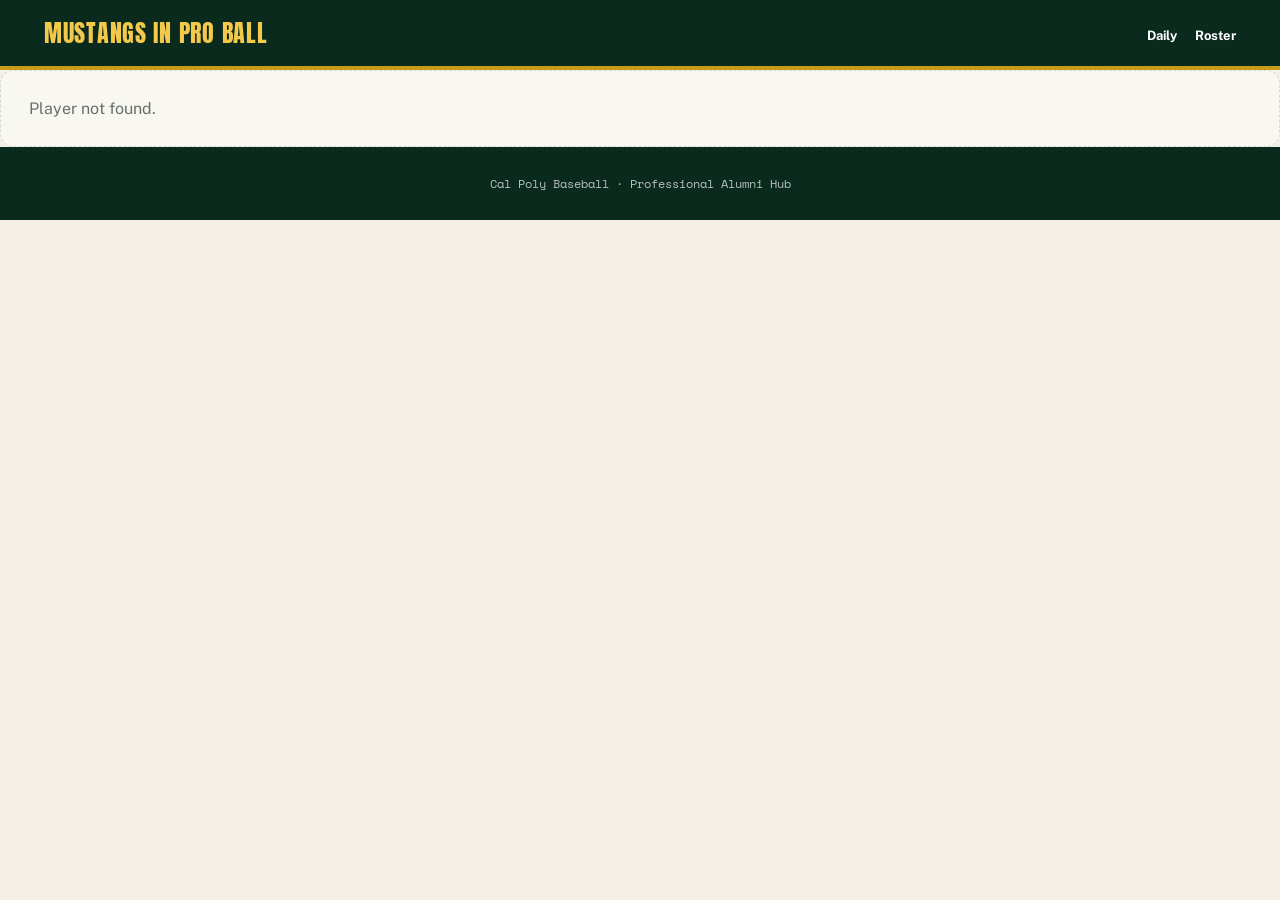
<file: player.html>
<!doctype html><html lang="en"><head><meta charset="utf-8"><meta name="viewport" content="width=device-width,initial-scale=1"><title>Player — Mustangs in Pro Ball</title><link rel="stylesheet" href="styles.css"></head><body data-page="player"><header class="topbar"><div class="shell nav"><a class="brand" href="index.html">Mustangs in Pro Ball</a><nav class="navlinks"><a href="index.html#daily">Daily</a><a href="index.html#rosterSection">Roster</a></nav></div></header><div id="playerRoot"></div><footer>Cal Poly Baseball · Professional Alumni Hub</footer><script src="app.js"></script></body></html>
</file>
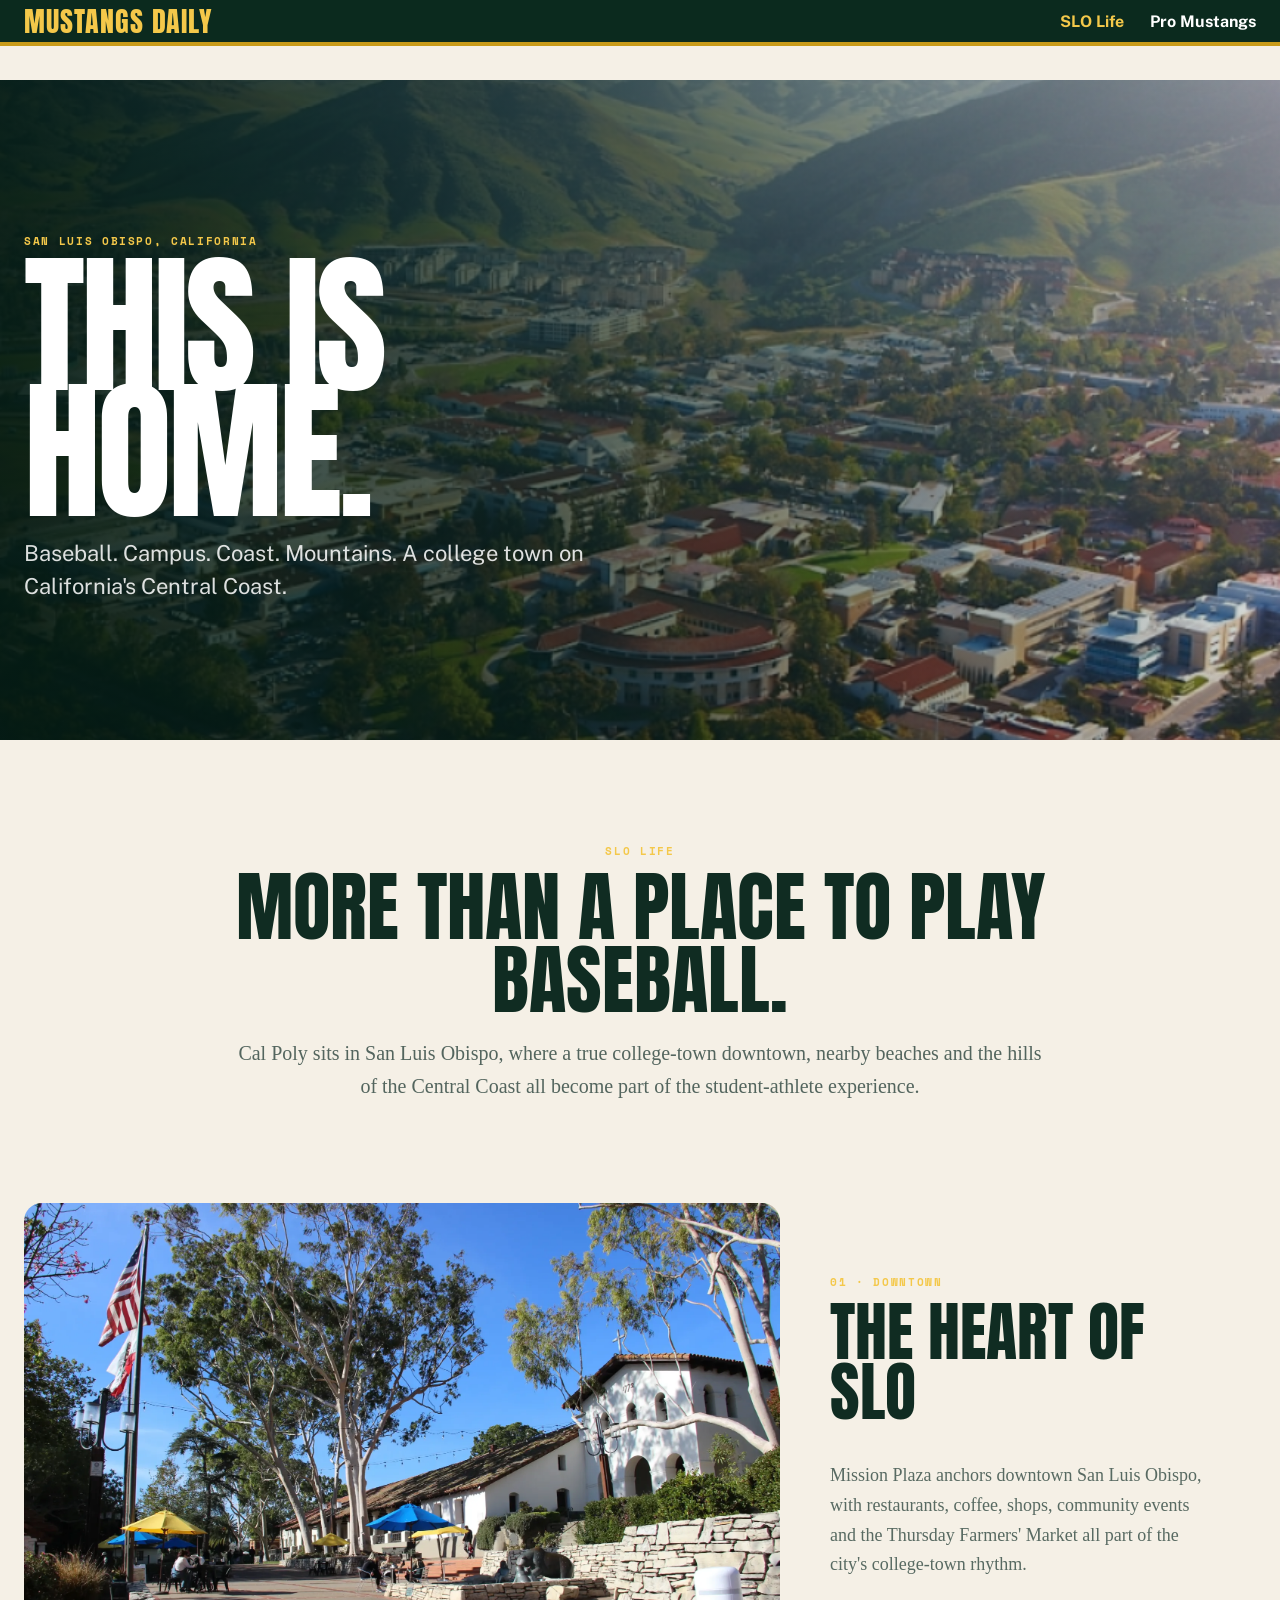
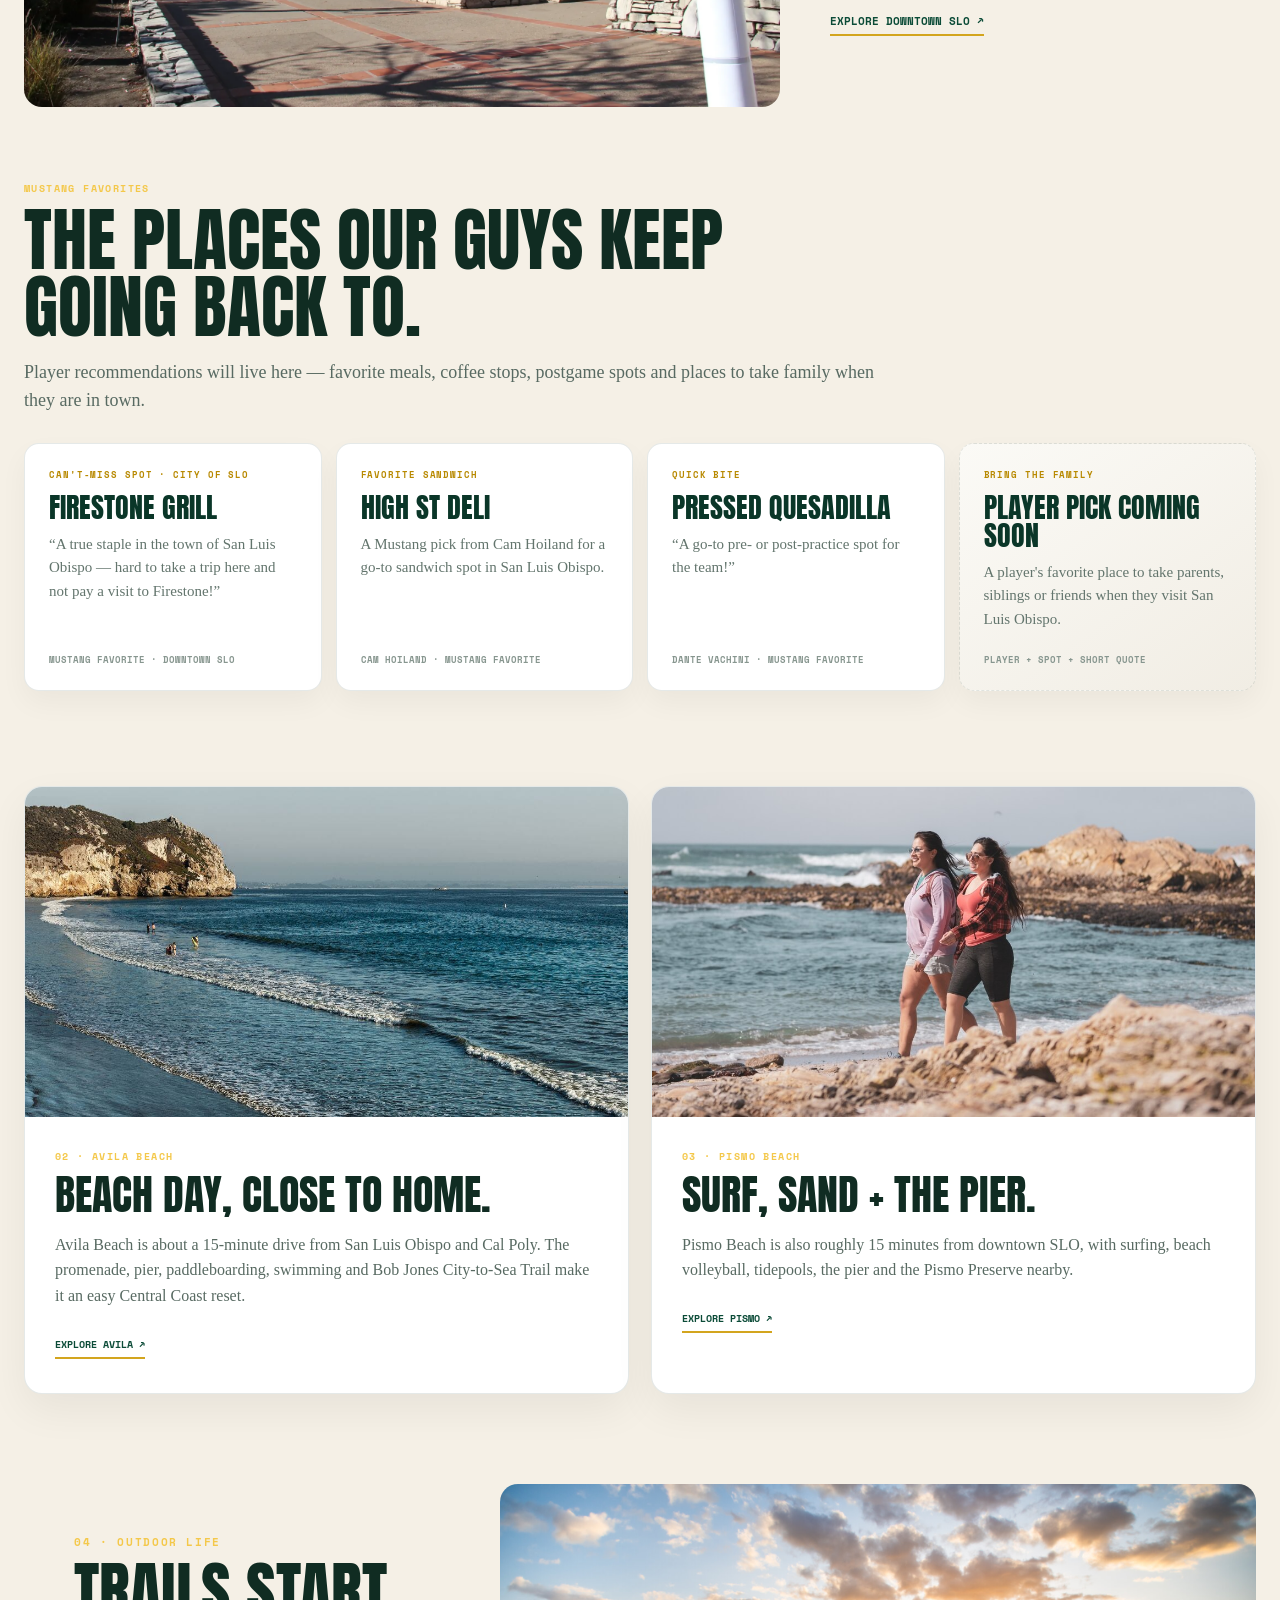
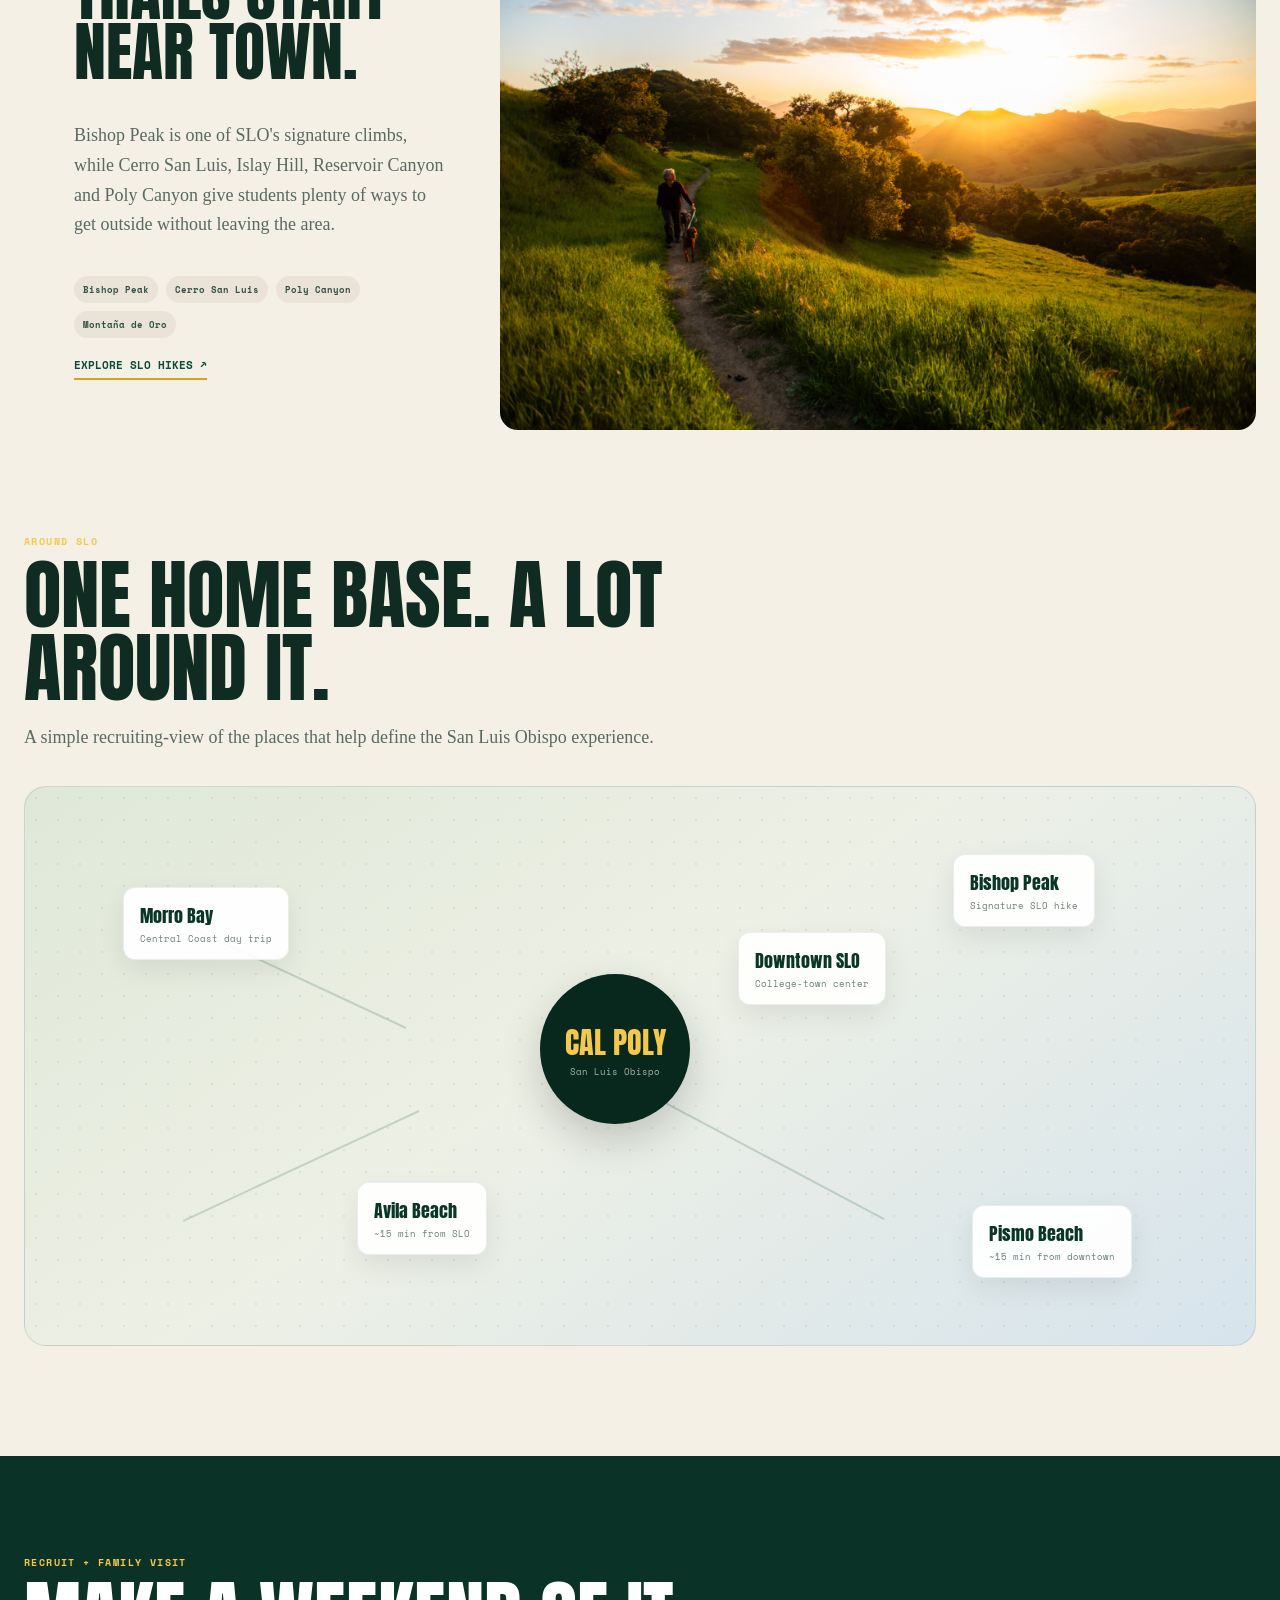
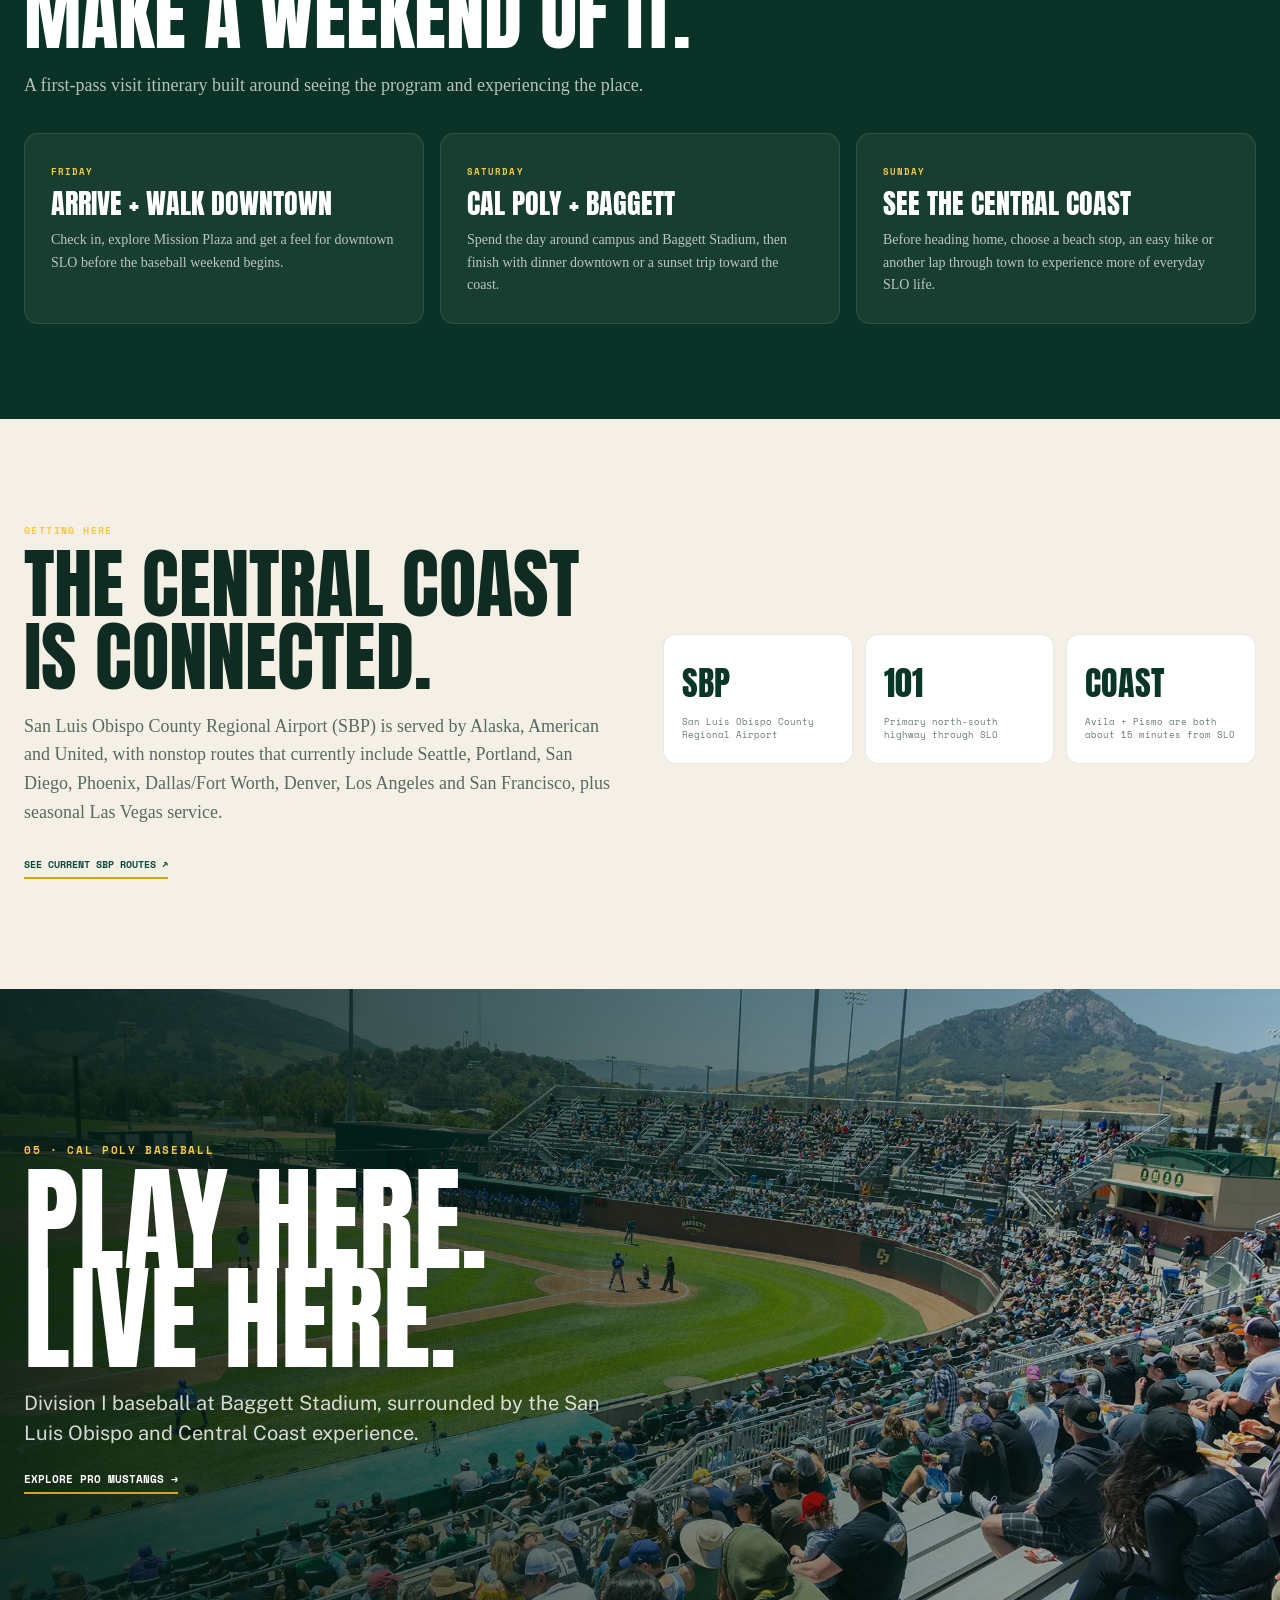
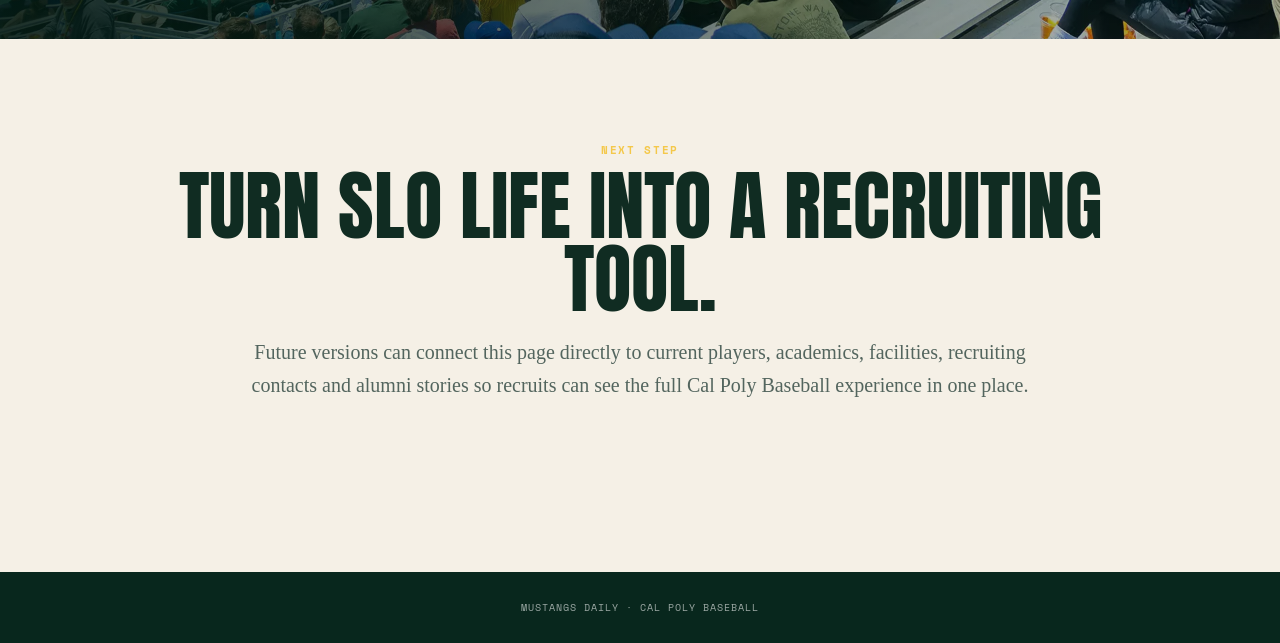
<file: slo-life.html>
<!doctype html>
<html lang="en">
<head>
<meta charset="utf-8">
<meta name="viewport" content="width=device-width,initial-scale=1">
<title>SLO Life | Mustangs Daily</title>
<link rel="stylesheet" href="styles.css">
</head>
<body class="slo-life-page">
<header class="topbar slo-topbar">
  <div class="nav-wrap">
    <a class="brand" href="index.html">MUSTANGS DAILY</a>
    <nav class="slo-nav">
      <a class="active" href="slo-life.html">SLO Life</a>
      <a href="index.html">Pro Mustangs</a>
    </nav>
  </div>
</header>

<main>
<section class="slo-hero">
  <img src="assets/slo/campus.png" alt="Cal Poly campus and surrounding hills">
  <div class="slo-hero-shade"></div>
  <div class="slo-hero-copy">
    <span>San Luis Obispo, California</span>
    <h1>THIS IS<br>HOME.</h1>
    <p>Baseball. Campus. Coast. Mountains. A college town on California's Central Coast.</p>
  </div>
</section>

<section class="slo-intro">
  <span class="slo-kicker">SLO LIFE</span>
  <h2>MORE THAN A PLACE TO PLAY BASEBALL.</h2>
  <p>Cal Poly sits in San Luis Obispo, where a true college-town downtown, nearby beaches and the hills of the Central Coast all become part of the student-athlete experience.</p>
</section>

<section class="slo-feature">
  <div class="slo-feature-photo"><img src="assets/slo/downtown.webp" alt="Mission Plaza in downtown San Luis Obispo"></div>
  <div class="slo-feature-copy">
    <span>01 · Downtown</span>
    <h2>THE HEART OF SLO</h2>
    <p>Mission Plaza anchors downtown San Luis Obispo, with restaurants, coffee, shops, community events and the Thursday Farmers' Market all part of the city's college-town rhythm.</p>
    <a href="https://visitslo.com/neighborhoods/meet-us-in-downtown/" target="_blank" rel="noopener">Explore Downtown SLO ↗</a>
  </div>
</section>

<section class="slo-favorites">
  <div class="slo-favorites-head">
    <span>MUSTANG FAVORITES</span>
    <h2>THE PLACES OUR GUYS KEEP GOING BACK TO.</h2>
    <p>Player recommendations will live here — favorite meals, coffee stops, postgame spots and places to take family when they are in town.</p>
  </div>

  <div class="slo-favorites-grid">
    <article class="slo-favorite-card">
      <div class="slo-favorite-category">Can't-Miss Spot · City of SLO</div>
      <h3>FIRESTONE GRILL</h3>
      <p>“A true staple in the town of San Luis Obispo — hard to take a trip here and not pay a visit to Firestone!”</p>
      <span>Mustang Favorite · Downtown SLO</span>
    </article>

    <article class="slo-favorite-card">
      <div class="slo-favorite-category">Favorite Sandwich</div>
      <h3>HIGH ST DELI</h3>
      <p>A Mustang pick from Cam Hoiland for a go-to sandwich spot in San Luis Obispo.</p>
      <span>Cam Hoiland · Mustang Favorite</span>
    </article>

    <article class="slo-favorite-card">
      <div class="slo-favorite-category">Quick Bite</div>
      <h3>PRESSED QUESADILLA</h3>
      <p>“A go-to pre- or post-practice spot for the team!”</p>
      <span>Dante Vachini · Mustang Favorite</span>
    </article>

    <article class="slo-favorite-card placeholder">
      <div class="slo-favorite-category">Bring the Family</div>
      <h3>PLAYER PICK COMING SOON</h3>
      <p>A player's favorite place to take parents, siblings or friends when they visit San Luis Obispo.</p>
      <span>Player + spot + short quote</span>
    </article>
  </div>
</section>

<section class="slo-split-coast">
  <article class="slo-coast-card">
    <img src="assets/slo/avila.jpg" alt="Avila Beach">
    <div class="slo-coast-copy">
      <span>02 · Avila Beach</span>
      <h2>BEACH DAY, CLOSE TO HOME.</h2>
      <p>Avila Beach is about a 15-minute drive from San Luis Obispo and Cal Poly. The promenade, pier, paddleboarding, swimming and Bob Jones City-to-Sea Trail make it an easy Central Coast reset.</p>
      <a href="https://visitslo.com/things-to-do/outdoor-activities/beaches-in-san-luis-obispo/avila-beach/" target="_blank" rel="noopener">Explore Avila ↗</a>
    </div>
  </article>

  <article class="slo-coast-card">
    <img src="assets/slo/pismo.jpg" alt="Pismo Beach coastline">
    <div class="slo-coast-copy">
      <span>03 · Pismo Beach</span>
      <h2>SURF, SAND + THE PIER.</h2>
      <p>Pismo Beach is also roughly 15 minutes from downtown SLO, with surfing, beach volleyball, tidepools, the pier and the Pismo Preserve nearby.</p>
      <a href="https://visitslo.com/things-to-do/outdoor-activities/beaches-in-san-luis-obispo/pismo-beach/" target="_blank" rel="noopener">Explore Pismo ↗</a>
    </div>
  </article>
</section>

<section class="slo-feature reverse slo-outdoors">
  <div class="slo-feature-photo"><img src="assets/slo/hiking.jpg" alt="Hiking in the hills around San Luis Obispo"></div>
  <div class="slo-feature-copy">
    <span>04 · Outdoor Life</span>
    <h2>TRAILS START NEAR TOWN.</h2>
    <p>Bishop Peak is one of SLO's signature climbs, while Cerro San Luis, Islay Hill, Reservoir Canyon and Poly Canyon give students plenty of ways to get outside without leaving the area.</p>
    <div class="slo-outdoor-tags">
      <span>Bishop Peak</span><span>Cerro San Luis</span><span>Poly Canyon</span><span>Montaña de Oro</span>
    </div>
    <a href="https://visitslo.com/things-to-do/outdoor-activities/hiking/" target="_blank" rel="noopener">Explore SLO Hikes ↗</a>
  </div>
</section>

<section class="slo-around">
  <div class="slo-around-head">
    <span>AROUND SLO</span>
    <h2>ONE HOME BASE. A LOT AROUND IT.</h2>
    <p>A simple recruiting-view of the places that help define the San Luis Obispo experience.</p>
  </div>
  <div class="slo-map-shell">
    <div class="slo-map-line line-a"></div>
    <div class="slo-map-line line-b"></div>
    <div class="slo-map-line line-c"></div>
    <div class="slo-map-center">
      <strong>CAL POLY</strong>
      <span>San Luis Obispo</span>
    </div>
    <div class="slo-map-point point-downtown"><b>Downtown SLO</b><span>College-town center</span></div>
    <div class="slo-map-point point-avila"><b>Avila Beach</b><span>~15 min from SLO</span></div>
    <div class="slo-map-point point-pismo"><b>Pismo Beach</b><span>~15 min from downtown</span></div>
    <div class="slo-map-point point-morro"><b>Morro Bay</b><span>Central Coast day trip</span></div>
    <div class="slo-map-point point-hike"><b>Bishop Peak</b><span>Signature SLO hike</span></div>
  </div>
</section>

<section class="slo-weekend">
  <div class="slo-weekend-head">
    <span>RECRUIT + FAMILY VISIT</span>
    <h2>MAKE A WEEKEND OF IT.</h2>
    <p>A first-pass visit itinerary built around seeing the program and experiencing the place.</p>
  </div>
  <div class="slo-itinerary-grid">
    <article><span>FRIDAY</span><h3>ARRIVE + WALK DOWNTOWN</h3><p>Check in, explore Mission Plaza and get a feel for downtown SLO before the baseball weekend begins.</p></article>
    <article><span>SATURDAY</span><h3>CAL POLY + BAGGETT</h3><p>Spend the day around campus and Baggett Stadium, then finish with dinner downtown or a sunset trip toward the coast.</p></article>
    <article><span>SUNDAY</span><h3>SEE THE CENTRAL COAST</h3><p>Before heading home, choose a beach stop, an easy hike or another lap through town to experience more of everyday SLO life.</p></article>
  </div>
</section>

<section class="slo-travel">
  <div class="slo-travel-copy">
    <span>GETTING HERE</span>
    <h2>THE CENTRAL COAST IS CONNECTED.</h2>
    <p>San Luis Obispo County Regional Airport (SBP) is served by Alaska, American and United, with nonstop routes that currently include Seattle, Portland, San Diego, Phoenix, Dallas/Fort Worth, Denver, Los Angeles and San Francisco, plus seasonal Las Vegas service.</p>
    <a href="https://sloairport.com/airline-information/" target="_blank" rel="noopener">See current SBP routes ↗</a>
  </div>
  <div class="slo-travel-grid">
    <div><b>SBP</b><span>San Luis Obispo County Regional Airport</span></div>
    <div><b>101</b><span>Primary north-south highway through SLO</span></div>
    <div><b>COAST</b><span>Avila + Pismo are both about 15 minutes from SLO</span></div>
  </div>
</section>

<section class="slo-ballpark">
  <img src="assets/slo/baggett.webp" alt="Cal Poly baseball at Baggett Stadium">
  <div class="slo-ballpark-shade"></div>
  <div class="slo-ballpark-copy">
    <span>05 · Cal Poly Baseball</span>
    <h2>PLAY HERE.<br>LIVE HERE.</h2>
    <p>Division I baseball at Baggett Stadium, surrounded by the San Luis Obispo and Central Coast experience.</p>
    <a href="index.html">Explore Pro Mustangs →</a>
  </div>
</section>

<section class="slo-next">
  <span>NEXT STEP</span>
  <h2>TURN SLO LIFE INTO A RECRUITING TOOL.</h2>
  <p>Future versions can connect this page directly to current players, academics, facilities, recruiting contacts and alumni stories so recruits can see the full Cal Poly Baseball experience in one place.</p>
</section>
</main>

<footer class="slo-footer">MUSTANGS DAILY · CAL POLY BASEBALL</footer>
</body>
</html>
</file>
<file: styles.css>
@import url('https://fonts.googleapis.com/css2?family=Anton&family=Public+Sans:wght@400;500;600;700;800&family=Space+Mono:wght@400;700&display=swap');
:root{--green:#154734;--deep:#0b2a1e;--mid:#1f6548;--gold:#c99b19;--bright:#f4c84a;--cream:#f5f0e5;--paper:#fffdf8;--ink:#14231b;--muted:#657169;--line:rgba(21,71,52,.16);--shadow:0 20px 50px rgba(12,42,30,.12);--r:14px}*{box-sizing:border-box}html{scroll-behavior:smooth}body{margin:0;background:var(--cream);color:var(--ink);font-family:'Public Sans',sans-serif}a{color:inherit}.shell{max-width:1240px;margin:auto;padding:0 24px}.topbar{background:var(--deep);color:#fff;border-bottom:4px solid var(--gold);position:sticky;top:0;z-index:20}.nav{height:66px;display:flex;align-items:center;gap:24px}.brand{font:400 24px/1 'Anton';text-transform:uppercase;letter-spacing:.03em;color:var(--bright);text-decoration:none}.navlinks{display:flex;gap:18px;margin-left:auto;flex-wrap:wrap}.navlinks a{color:#fff;text-decoration:none;font-size:13px;font-weight:700}.hero{background:radial-gradient(circle at 80% 10%,rgba(244,200,74,.18),transparent 35%),linear-gradient(135deg,var(--deep),var(--green));color:#fff;padding:68px 0 52px}.eyebrow{font:700 11px 'Space Mono';letter-spacing:.14em;text-transform:uppercase;color:var(--bright)}h1,.display{font:400 clamp(48px,8vw,96px)/.92 'Anton';text-transform:uppercase;margin:12px 0 20px}.lede{font-size:18px;line-height:1.65;max-width:720px;color:rgba(255,255,255,.78)}.hero-grid{display:grid;grid-template-columns:1.5fr .8fr;gap:28px;align-items:end}.scorecard{background:rgba(0,0,0,.22);border:1px solid rgba(255,255,255,.16);padding:22px;display:grid;grid-template-columns:repeat(2,1fr);gap:16px;border-radius:var(--r)}.scorecard b{display:block;font:700 29px 'Space Mono';color:var(--bright)}.scorecard span{font-size:11px;text-transform:uppercase;color:rgba(255,255,255,.65)}main{padding:34px 0 70px}.section{margin:34px 0 54px;scroll-margin-top:88px}.section-head{display:flex;justify-content:space-between;align-items:end;border-bottom:1px solid var(--line);padding-bottom:12px;margin-bottom:18px}.section-title{font:400 30px 'Anton';text-transform:uppercase;margin:0}.meta{font:12px 'Space Mono';color:var(--muted)}.daily{display:grid;grid-template-columns:1.5fr .7fr;gap:22px}.article-card,.panel,.player-card,.leader-card,.game-card,.transaction-card{background:var(--paper);border:1px solid var(--line);border-radius:var(--r);box-shadow:var(--shadow)}.article-card{padding:32px}.article-card h2{font:400 clamp(32px,5vw,54px)/1 'Anton';text-transform:uppercase;margin:8px 0 18px}.article-body{font-family:Georgia,serif;font-size:17px;line-height:1.72;color:#2e3a33}.article-body p:first-child:first-letter{float:left;font:400 62px/.8 'Anton';padding:8px 8px 0 0;color:var(--green)}.awards{display:grid;gap:14px}.award{padding:20px;background:var(--deep);color:#fff;border-radius:var(--r)}.award small{font:700 10px 'Space Mono';color:var(--bright);text-transform:uppercase}.award strong{display:block;font-size:18px;margin-top:7px}.highlights{display:grid;grid-template-columns:repeat(auto-fit,minmax(230px,1fr));gap:18px}.highlight{background:var(--paper);border:1px solid var(--line);border-radius:var(--r);overflow:hidden}.highlight img{width:100%;aspect-ratio:16/9;object-fit:cover;background:var(--deep)}.highlight div{padding:16px}.grid{display:grid;grid-template-columns:repeat(auto-fill,minmax(300px,1fr));gap:18px}.player-card{overflow:hidden;text-decoration:none;display:flex;flex-direction:column;transition:.18s}.player-card:hover{transform:translateY(-3px)}.player-top{padding:20px;display:grid;grid-template-columns:78px 1fr 38px;gap:14px;align-items:center}.portrait{width:78px;height:78px;border-radius:50%;overflow:hidden;background:var(--green);border:3px solid var(--gold);position:relative;color:var(--bright);font:400 22px 'Anton'}.portrait img{position:absolute;inset:0;width:100%;height:100%;object-fit:cover;object-position:50% 18%;transform:scale(1.03);transform-origin:50% 35%;display:block}.portrait-fallback{position:absolute;inset:0;display:none;place-items:center;background:var(--green);color:var(--bright)}.team-logo{width:38px;height:38px;object-fit:contain}.player-name{font:400 22px 'Anton';text-transform:uppercase}.assignment{font-size:13px;color:var(--muted);margin-top:4px}.level-badge{display:inline-block;margin-top:8px;padding:4px 8px;border-radius:999px;background:rgba(21,71,52,.1);font:700 10px 'Space Mono';text-transform:uppercase;color:var(--green)}.stats{display:grid;background:var(--deep);grid-template-columns:repeat(5,1fr);padding:12px 10px;gap:9px 4px}.stats.pitcher{grid-template-columns:repeat(4,1fr)}.stat{text-align:center}.stat b{display:block;color:var(--bright);font:700 13px 'Space Mono'}.stat small{color:rgba(255,255,255,.6);font-size:8px}.player-note{padding:16px;font-size:13px;line-height:1.55;color:var(--muted)}.level-section{margin:34px 0}.level-header{display:flex;align-items:center;gap:12px;margin-bottom:14px}.level-header:after{content:'';height:1px;background:var(--line);flex:1}.level-header h3{font:400 23px 'Anton';text-transform:uppercase;margin:0}.level-count{font:700 11px 'Space Mono';color:var(--muted)}.controls{display:flex;gap:10px;flex-wrap:wrap;margin-bottom:20px}.controls input,.controls select{padding:11px 13px;border:1px solid var(--line);background:var(--paper);border-radius:8px;font:14px inherit}.controls input{flex:1;min-width:240px}.leaders{display:grid;grid-template-columns:repeat(auto-fit,minmax(190px,1fr));gap:14px}.leader-card{padding:18px}.leader-card small{font:700 10px 'Space Mono';text-transform:uppercase;color:var(--muted)}.leader-card b{display:block;font:400 25px 'Anton';text-transform:uppercase;margin:7px 0}.leader-card strong{color:var(--green)}.games,.transactions{display:grid;grid-template-columns:repeat(auto-fit,minmax(240px,1fr));gap:14px}.game-card,.transaction-card{padding:18px}.player-hero{display:grid;grid-template-columns:300px 1fr;gap:34px;align-items:center}.player-hero .portrait{width:260px;height:260px}.timeline{border-left:3px solid var(--gold);padding-left:22px}.timeline-item{margin-bottom:24px}.timeline-item b{font-family:'Space Mono';color:var(--green)}.empty{padding:28px;border:1px dashed var(--line);color:var(--muted);background:rgba(255,255,255,.45);border-radius:var(--r)}footer{background:var(--deep);color:rgba(255,255,255,.7);padding:28px;text-align:center;font:12px 'Space Mono'}@media(max-width:820px){.hero-grid,.daily,.player-hero{grid-template-columns:1fr}.nav{height:auto;padding:15px 0;align-items:flex-start}.navlinks{gap:10px}.player-hero .portrait{width:190px;height:190px}.stats{grid-template-columns:repeat(3,1fr)}}
/* V4.1 navigation + homepage hierarchy */
.topbar{transition:box-shadow .2s ease,background .2s ease}.topbar.is-scrolled{box-shadow:0 10px 30px rgba(0,0,0,.18);background:#071f17}.topbar.is-scrolled .nav{height:54px}.nav{transition:height .2s ease}.navlinks a{position:relative;padding:24px 0 20px;transition:color .15s ease}.navlinks a::after{content:"";position:absolute;left:0;right:0;bottom:10px;height:2px;background:var(--bright);transform:scaleX(0);transform-origin:center;transition:transform .15s ease}.navlinks a:hover,.navlinks a.active{color:var(--bright)}.navlinks a.active::after{transform:scaleX(1)}.menu-toggle{display:none;margin-left:auto;border:1px solid rgba(255,255,255,.25);background:transparent;color:#fff;border-radius:8px;padding:8px 10px;font-size:20px;cursor:pointer}.hero-updated{font:12px 'Space Mono';color:rgba(255,255,255,.62);margin-top:18px}.roster-feature{padding-top:10px}.level-section{padding:4px 0 8px}.level-header{padding:12px 14px;border-left:5px solid var(--gold);background:rgba(255,255,255,.48);border-radius:8px}.level-header:after{display:none}.level-header h3{display:flex;align-items:center;gap:10px;flex:1}.level-header h3::before{
  content:'';
  width:14px;
  height:14px;
  flex:0 0 14px;
  border:2px solid currentColor;
  border-radius:50%;
  opacity:.72;
  background:
    linear-gradient(55deg,transparent 43%,currentColor 44%,currentColor 49%,transparent 50%) center/100% 100% no-repeat;
}.level-header[data-level="MLB"]{border-left-color:#154734}.level-header[data-level="Triple-A"]{border-left-color:#3e6f9d}.level-header[data-level="Double-A"]{border-left-color:#b38417}.level-header[data-level="High-A"]{border-left-color:#c86f32}.level-header[data-level="Single-A"]{border-left-color:#8b674a}.level-header[data-level="Rookie"]{border-left-color:#7a857e}.level-header[data-level="Free Agent"]{border-left-color:#333}.level-count{background:var(--deep);color:#fff;padding:5px 8px;border-radius:999px}.leader-group{margin:26px 0}.leader-group>h3{font:400 23px 'Anton';text-transform:uppercase;margin:0 0 12px}.leader-card{display:grid;grid-template-columns:52px 1fr 38px;gap:12px;align-items:center;min-height:96px}.leader-card .leader-photo{width:52px;height:52px;border-radius:50%;object-fit:cover;object-position:50% 18%;border:2px solid var(--gold);background:var(--green)}.leader-card .leader-copy b{font-size:20px;margin:3px 0}.leader-card .leader-copy strong{display:block}.leader-card .team-logo{width:34px;height:34px}.leader-card.untracked{display:block;color:var(--muted);box-shadow:none;background:rgba(255,255,255,.55)}.career-placeholder{padding:26px;border:1px dashed var(--line);border-radius:var(--r);background:rgba(255,255,255,.55);color:var(--muted);line-height:1.7}.about-grid{display:grid;grid-template-columns:repeat(2,minmax(0,1fr));gap:18px}.about .panel{padding:22px}.about .panel h3{font:400 22px 'Anton';text-transform:uppercase;margin-top:0}
@media(max-width:820px){.menu-toggle{display:block}.nav{position:relative;align-items:center}.navlinks{display:none;position:absolute;top:100%;left:0;right:0;background:var(--deep);padding:8px 24px 18px;box-shadow:0 18px 24px rgba(0,0,0,.2);flex-direction:column;gap:0}.navlinks.open{display:flex}.navlinks a{padding:12px 0;border-bottom:1px solid rgba(255,255,255,.1)}.navlinks a::after{display:none}.topbar.is-scrolled .nav{height:auto}.about-grid{grid-template-columns:1fr}}

/* V4.2 MLB history + career leaderboards */
.career-leader-grid{display:grid;grid-template-columns:repeat(auto-fit,minmax(215px,1fr));gap:14px}.career-leader-card{position:relative;display:block;text-decoration:none;background:var(--paper);border:1px solid var(--line);border-radius:var(--r);box-shadow:var(--shadow);padding:18px;transition:transform .18s ease,border-color .18s ease}.career-leader-card:hover{transform:translateY(-3px);border-color:rgba(21,71,52,.42)}.career-leader-card small{font:700 10px 'Space Mono';text-transform:uppercase;color:var(--muted)}.career-leader-card b{display:block;font:400 22px 'Anton';text-transform:uppercase;margin:7px 0 3px}.career-leader-card strong{display:block;font:700 22px 'Space Mono';color:var(--green);margin:5px 0}.career-leader-card span:not(.hof-badge){font-size:11px;color:var(--muted)}.career-group{margin:30px 0}.career-group>h3{font:400 26px 'Anton';text-transform:uppercase;margin:0 0 14px}.career-roster{display:grid;grid-template-columns:repeat(auto-fill,minmax(280px,1fr));gap:16px}.career-card{display:flex;flex-direction:column;text-decoration:none;background:var(--paper);border:1px solid var(--line);border-radius:var(--r);box-shadow:var(--shadow);overflow:hidden;transition:transform .18s ease,border-color .18s ease}.career-card:hover{transform:translateY(-3px);border-color:rgba(21,71,52,.42)}.career-card-head{display:flex;justify-content:space-between;gap:12px;padding:18px;align-items:flex-start}.career-card-head h4{font:400 22px 'Anton';text-transform:uppercase;margin:4px 0 3px}.career-card-head p{margin:0;color:var(--muted);font:11px 'Space Mono'}.career-type{font:700 9px 'Space Mono';text-transform:uppercase;color:var(--green);letter-spacing:.08em}.br-badge,.hof-badge{display:inline-flex;align-items:center;justify-content:center;white-space:nowrap;border-radius:999px;padding:5px 8px;font:700 9px 'Space Mono';text-transform:uppercase}.br-badge{background:rgba(21,71,52,.09);color:var(--green)}.hof-badge{background:var(--gold);color:var(--deep)}.career-stats{display:grid;grid-template-columns:repeat(4,1fr);gap:1px;background:rgba(255,255,255,.12);margin-top:auto}.career-stats>div{background:var(--deep);text-align:center;padding:10px 4px}.career-stats b{display:block;color:var(--bright);font:700 12px 'Space Mono'}.career-stats small{font-size:7.5px;text-transform:uppercase;color:rgba(255,255,255,.58)}.history-intro{max-width:850px;color:var(--muted);line-height:1.7;margin:-2px 0 24px}.career-leader-card .hof-badge{position:absolute;right:14px;top:14px}.career-card:focus-visible,.career-leader-card:focus-visible{outline:3px solid var(--gold);outline-offset:2px}@media(max-width:580px){.career-roster{grid-template-columns:1fr}.career-stats{grid-template-columns:repeat(3,1fr)}}
.live-line{font-family:'Space Mono',monospace;font-weight:700;color:var(--cp-green);margin:.35rem 0}

/* V5.1 Daily-first polish */
.hero{padding:72px 0 58px}.hero .scorecard{border-radius:18px;background:linear-gradient(180deg,rgba(0,0,0,.28),rgba(0,0,0,.16));box-shadow:inset 0 0 0 1px rgba(244,200,74,.08)}.scorecard>div{padding:13px 14px;border:1px solid rgba(255,255,255,.08);border-radius:10px;background:rgba(5,24,17,.24)}.scorecard>div::before{
  content:'';
  display:block;
  width:10px;
  height:10px;
  margin-bottom:8px;
  border:1.5px solid currentColor;
  border-radius:50%;
  opacity:.55;
}.scorecard b{font-size:31px}.daily{grid-template-columns:minmax(0,1.55fr) minmax(285px,.7fr)}.article-card{padding:38px}.article-body{font-size:18px}.awards{align-content:start}.award{display:grid;grid-template-columns:84px 1fr;gap:16px;align-items:center;padding:18px 20px;background:linear-gradient(135deg,#08271b,#0d3a29);border:1px solid rgba(244,200,74,.18);box-shadow:var(--shadow)}.award .portrait{width:84px;height:84px}.award strong{font:400 23px 'Anton';text-transform:uppercase;margin:4px 0 2px}.award em{display:block;font-style:normal;font:10px 'Space Mono';color:rgba(255,255,255,.58);margin-bottom:6px}.award span{font-size:13px;line-height:1.45;color:rgba(255,255,255,.84)}.highlights{grid-template-columns:repeat(auto-fit,minmax(280px,1fr))}.highlight{box-shadow:var(--shadow)}.video-wrap{aspect-ratio:16/9;background:#071f17}.highlight video{display:block;width:100%;height:100%;object-fit:cover;background:#071f17}.highlight div:not(.video-wrap){padding:16px}.highlight p{margin:.35rem 0;color:var(--muted)}.highlight a{font:700 10px 'Space Mono';color:var(--green);text-decoration:none}.player-card{position:relative}.player-top{padding:22px}.player-name{font-size:24px}.player-note{min-height:76px}.card-actions{display:grid;grid-template-columns:1fr 1fr;border-top:1px solid var(--line);margin-top:auto}.card-actions a{padding:12px 10px;text-align:center;text-decoration:none;font:700 10px 'Space Mono';text-transform:uppercase;color:var(--green)}.card-actions a+a{border-left:1px solid var(--line)}.card-actions a:hover{background:rgba(21,71,52,.06)}.level-header{padding:15px 17px}.level-header h3{font-size:27px}.level-count{padding:6px 10px}.transaction-card{display:grid;grid-template-columns:48px 1fr;gap:12px;align-items:start}.tx-icon{width:42px;height:42px;border-radius:50%;display:grid;place-items:center;background:var(--deep);color:var(--bright);font-size:20px}.transaction-card small{display:block;font:700 9px 'Space Mono';color:var(--gold);text-transform:uppercase}.transaction-card b{display:block;font:400 20px 'Anton';text-transform:uppercase;margin:4px 0}.transaction-card p{margin:.25rem 0 .5rem;line-height:1.45}.game-card{position:relative;overflow:hidden}.game-card::before{content:'';position:absolute;left:0;top:0;bottom:0;width:4px;background:var(--gold)}.game-card b{font:400 21px 'Anton';text-transform:uppercase}.hero-link{display:inline-flex;margin-top:12px;padding:10px 14px;border:1px solid rgba(255,255,255,.25);border-radius:999px;color:#fff;text-decoration:none;font-weight:700;font-size:12px}.player-page-stats{border-radius:14px}.current-panel{padding:24px}
@media(max-width:820px){.daily{grid-template-columns:1fr}.award{grid-template-columns:72px 1fr}.award .portrait{width:72px;height:72px}.card-actions{grid-template-columns:1fr}.card-actions a+a{border-left:0;border-top:1px solid var(--line)}}

/* V5.2 â€” award portraits + Today's Games matchup cards */
.award{grid-template-columns:104px 1fr;min-height:126px}
.award .portrait.award-photo{width:104px;height:104px;border-width:3px;box-shadow:0 8px 22px rgba(0,0,0,.22)}
.award .portrait.award-photo img{object-fit:cover;object-position:50% 20%;transform:scale(1.06);transform-origin:50% 30%}
.award-copy{min-width:0}
.award-copy strong{font-size:25px}

.games{grid-template-columns:repeat(auto-fit,minmax(360px,1fr));gap:18px}
.matchup-card{background:var(--paper);border:1px solid var(--line);border-radius:16px;box-shadow:var(--shadow);padding:20px;overflow:hidden}
.matchup-top{display:flex;justify-content:space-between;gap:12px;align-items:center;padding-bottom:13px;border-bottom:1px solid var(--line)}
.matchup-time{font:700 15px 'Space Mono';color:var(--green)}
.matchup-venue{font:11px 'Space Mono';color:var(--muted);text-align:right}
.teams-row{display:grid;grid-template-columns:1fr 32px 1fr;gap:10px;align-items:center;padding:20px 0 17px}
.team-side{display:grid;grid-template-columns:64px 1fr auto;gap:10px;align-items:center;min-width:0}
.team-side img{width:60px;height:60px;object-fit:contain}
.team-side b{font:400 21px/1.05 'Anton';text-transform:uppercase}
.team-side strong{font:700 24px 'Space Mono';color:var(--green)}
.at-mark{text-align:center;font:700 15px 'Space Mono';color:var(--gold)}
.starters-row{display:grid;grid-template-columns:1fr 1fr;gap:10px;border-top:1px solid var(--line);padding-top:14px}
.starter{display:grid;grid-template-columns:38px 1fr;grid-template-rows:auto auto;column-gap:9px;align-items:center;min-width:0}
.starter>span{grid-column:2;font:700 8px 'Space Mono';text-transform:uppercase;color:var(--muted)}
.starter img{grid-row:1/3;width:38px;height:38px;border-radius:50%;object-fit:cover;object-position:50% 20%;background:var(--green);border:2px solid var(--gold)}
.starter b{grid-column:2;font-size:12px;white-space:nowrap;overflow:hidden;text-overflow:ellipsis}
.tracked-line{margin-top:14px;padding:10px 12px;border-radius:8px;background:rgba(21,71,52,.07);font-size:12px;color:var(--green)}
.tracked-line span{font:700 9px 'Space Mono';text-transform:uppercase;color:var(--gold);margin-right:5px}
.matchup-card .live-line{margin-top:12px;padding:9px 11px;background:var(--deep);color:var(--bright);border-radius:7px;font:700 11px 'Space Mono'}
@media(max-width:820px){.award{grid-template-columns:88px 1fr}.award .portrait.award-photo{width:88px;height:88px}.games{grid-template-columns:1fr}.team-side{grid-template-columns:48px 1fr auto}.team-side img{width:46px;height:46px}.team-side b{font-size:18px}.starters-row{grid-template-columns:1fr}.matchup-venue{display:none}}

/* V5.3 header cleanup */
.hero-metrics > *:nth-child(4){display:none!important}
.hero-metrics{grid-template-columns:repeat(3,minmax(0,1fr))!important}
@media(max-width:760px){.hero-metrics{grid-template-columns:1fr!important}}

/* V5.7 season leader headshots */
.leader-card .leader-portrait{width:72px;height:72px;min-width:72px;border-width:3px}
.leader-card .leader-portrait img{object-fit:cover;object-position:50% 22%;transform:scale(1.08)}
.leader-card .leader-portrait .portrait-fallback{font-size:15px}

/* V5.8 season leader card spacing/proportions */
.leaders{
  grid-template-columns:repeat(auto-fit,minmax(280px,1fr));
  gap:16px;
}
.leader-card{
  grid-template-columns:72px minmax(0,1fr) 38px;
  gap:14px;
  align-items:center;
  min-height:126px;
  padding:18px;
}
.leader-card .leader-copy{
  min-width:0;
  padding-left:2px;
}
.leader-card .leader-copy b{
  font-size:20px;
  line-height:1.08;
  margin:4px 0 5px;
  overflow-wrap:normal;
  word-break:normal;
}
.leader-card .leader-copy strong{
  line-height:1.2;
}
.leader-card .leader-copy .meta{
  display:block;
  margin-top:5px;
  line-height:1.35;
}
.leader-card .team-logo{
  justify-self:end;
  width:34px;
  height:34px;
}
@media(max-width:700px){
  .leaders{grid-template-columns:1fr}
  .leader-card{grid-template-columns:68px minmax(0,1fr) 34px}
  .leader-card .leader-portrait{width:68px;height:68px;min-width:68px}
}

/* V5.10 daily results strip */
.daily-results-wrap{margin:18px 0 10px;padding:18px 20px;background:var(--deep);border-radius:var(--r);box-shadow:var(--shadow)}
.daily-results-head{display:flex;justify-content:space-between;align-items:end;gap:16px;margin-bottom:13px}
.daily-results-head span{font:700 10px 'Space Mono';letter-spacing:.12em;color:var(--gold)}
.daily-results-head h3{margin:2px 0 0;font:400 25px 'Anton';text-transform:uppercase;color:#fff}
.daily-results-head small{font:11px 'Space Mono';color:rgba(255,255,255,.55)}
.daily-results-strip{display:flex;gap:10px;overflow-x:auto;padding-bottom:4px;scrollbar-width:thin}
.daily-result{display:grid;grid-template-columns:48px minmax(155px,1fr) auto;gap:10px;align-items:center;min-width:310px;padding:11px 13px;background:rgba(255,255,255,.08);border:1px solid rgba(255,255,255,.12);border-radius:10px;color:#fff;text-decoration:none;transition:.15s ease}
.daily-result:hover{background:rgba(255,255,255,.13);transform:translateY(-1px)}
.daily-result .result-portrait{width:48px;height:48px;min-width:48px;border-width:2px}
.daily-result .result-portrait img{object-fit:cover;object-position:50% 20%}
.daily-result-copy{min-width:0}
.daily-result-copy b{display:block;font:400 18px 'Anton';text-transform:uppercase;white-space:nowrap;overflow:hidden;text-overflow:ellipsis}
.daily-result-copy span{display:block;margin-top:2px;font:11px 'Space Mono';color:rgba(255,255,255,.72)}
.daily-result-copy small{display:block;margin-top:4px;font:700 10px 'Space Mono';color:var(--gold)}
.daily-result-game{text-align:right;min-width:58px}
.daily-result-game strong{display:block;font:700 14px 'Space Mono';color:var(--gold)}
.daily-result-game span{display:block;margin-top:3px;max-width:92px;font:9px 'Space Mono';color:rgba(255,255,255,.55)}
.daily-results-empty{padding:10px 0;color:rgba(255,255,255,.65);font:12px 'Space Mono'}
@media(max-width:700px){.daily-results-wrap{padding:16px}.daily-results-head{align-items:flex-start;flex-direction:column}.daily-results-head small{display:none}.daily-result{min-width:285px}}

/* V5.11 player profile â€” rolling last seven */
.recent-section{
  padding:26px;
  background:linear-gradient(135deg,rgba(0,77,64,.055),rgba(255,196,37,.07));
  border:1px solid var(--line);
  border-radius:var(--r);
}
.recent-section .section-head{margin-bottom:16px}
.recent-meta{text-align:right;font-family:'Space Mono';font-size:10px;color:var(--muted)}
.recent-meta b{display:block;color:var(--green);font-size:11px;text-transform:uppercase}
.recent-meta span{display:block;margin-top:4px}
.recent-stats{background:var(--paper);border:1px solid var(--line);border-radius:10px;overflow:hidden}
.recent-stats .stat{background:transparent}
.recent-note{margin:12px 0 0;font:10px/1.5 'Space Mono';color:var(--muted)}
@media(max-width:700px){
  .recent-section{padding:18px}
  .recent-section .section-head{align-items:flex-start;gap:10px}
  .recent-meta{text-align:left}
}

/* V5.12 last-seven formatting â€” match season stat board */
.recent-section{
  padding:0;
  background:transparent;
  border:0;
  border-radius:0;
}
.recent-section .section-head{
  margin-bottom:14px;
}
.recent-stats{
  display:grid;
  grid-template-columns:repeat(5,1fr);
  padding:12px 10px;
  gap:9px 4px;
  background:var(--deep);
  border:0;
  border-radius:14px;
  overflow:visible;
}
.recent-stats.pitcher{
  grid-template-columns:repeat(4,1fr);
}
.recent-stats .stat{
  text-align:center;
  min-width:0;
}
.recent-stats .stat b{
  display:block;
  color:var(--bright);
  font:700 13px 'Space Mono';
  line-height:1.35;
}
.recent-stats .stat small{
  display:block;
  margin-top:4px;
  color:rgba(255,255,255,.6);
  font:8px 'Space Mono';
  line-height:1.2;
  text-transform:uppercase;
}
.recent-note{
  margin:12px 0 0;
}
@media(max-width:820px){
  .recent-stats,.recent-stats.pitcher{grid-template-columns:repeat(3,1fr)}
}
@media(max-width:520px){
  .recent-stats,.recent-stats.pitcher{grid-template-columns:repeat(2,1fr)}
}

/* V5.15 portrait face-centering */
.portrait img{
  object-position:50% 35%;
  transform:scale(1.10);
  transform-origin:50% 50%;
}
.award .portrait.award-photo img{
  object-position:50% 36%;
  transform:scale(1.12);
  transform-origin:50% 50%;
}
.leader-card .leader-portrait img{
  object-position:50% 35%;
  transform:scale(1.12);
  transform-origin:50% 50%;
}
.daily-result .result-portrait img{
  object-position:50% 35%;
  transform:scale(1.12);
  transform-origin:50% 50%;
}
.player-hero .portrait img{
  object-position:50% 36%;
  transform:scale(1.08);
  transform-origin:50% 50%;
}

/* V5.23 article + highlight archive */
.archive-section{margin-top:48px}
.archive-tools{display:grid;grid-template-columns:1fr 180px;gap:12px;margin:18px 0}
.archive-tools input,.archive-tools select{width:100%;padding:13px 14px;border:1px solid var(--line);border-radius:9px;background:var(--paper);font:12px 'Space Mono';color:var(--green)}
.archive-list{display:grid;gap:14px}
.archive-edition{border:1px solid var(--line);border-radius:12px;background:var(--paper);overflow:hidden;box-shadow:0 8px 22px rgba(0,0,0,.045)}
.archive-edition-toggle{width:100%;display:grid;grid-template-columns:minmax(0,1fr) auto;gap:20px;align-items:center;text-align:left;border:0;background:transparent;padding:20px 22px;cursor:pointer;color:inherit}
.archive-edition-toggle small{font:700 10px 'Space Mono';letter-spacing:.05em;color:var(--gold)}
.archive-edition-toggle h3{margin:5px 0 7px;font:400 25px/1.08 'Anton';text-transform:uppercase;color:var(--green)}
.archive-edition-toggle p{margin:0;max-width:900px;font-size:14px;line-height:1.45;color:var(--muted)}
.archive-edition-toggle>span{white-space:nowrap;font:700 10px 'Space Mono';color:var(--green)}
.archive-edition-body{padding:0 22px 24px;border-top:1px solid var(--line)}
.archive-edition-body>p{max-width:980px;font:16px/1.65 Georgia,serif;color:#26352f}
.archive-video-grid{display:grid;grid-template-columns:repeat(auto-fit,minmax(240px,1fr));gap:12px;margin-top:20px}
.archive-video{display:grid;grid-template-columns:105px minmax(0,1fr);gap:12px;padding:10px;border:1px solid var(--line);border-radius:9px;background:#fff}
.archive-video-media{height:72px;position:relative;border-radius:7px;overflow:hidden;background:var(--deep)}
.archive-video-media img{width:100%;height:100%;object-fit:cover}
.archive-video-media span{position:absolute;inset:0;display:grid;place-items:center;font-size:20px;color:#fff;text-shadow:0 1px 6px #000}
.archive-video b{display:block;font-size:12px;line-height:1.3}
.archive-video small{display:block;margin:4px 0 7px;font:9px 'Space Mono';color:var(--muted)}
.archive-video a{font:700 9px 'Space Mono';color:var(--green)}
.archive-no-video{margin-top:18px;padding:13px;border:1px dashed var(--line);border-radius:8px;font:11px 'Space Mono';color:var(--muted)}
@media(max-width:700px){.archive-tools{grid-template-columns:1fr}.archive-edition-toggle{grid-template-columns:1fr}.archive-edition-toggle>span{justify-self:start}.archive-video{grid-template-columns:90px 1fr}}

/* V5.27 hero player photo carousel */
.hero-photo-feature{position:relative;min-height:340px;border-radius:20px;overflow:hidden;border:1px solid rgba(255,255,255,.16);background:#071f17;box-shadow:0 22px 50px rgba(0,0,0,.2)}
.hero-photo-stage{position:absolute;inset:0}
.hero-player-slide{position:absolute;inset:0;margin:0;opacity:0;transition:opacity .55s ease;pointer-events:none;background:radial-gradient(circle at 50% 25%,rgba(244,200,74,.14),transparent 42%),linear-gradient(160deg,#154734,#071f17)}
.hero-player-slide.active{opacity:1;pointer-events:auto}
.hero-player-slide>img{width:100%;height:100%;object-fit:cover;object-position:50% 18%;transform:scale(1.06);transform-origin:50% 34%;display:block;filter:saturate(.95) contrast(1.02)}
.hero-player-slide::after{content:'';position:absolute;inset:0;background:linear-gradient(180deg,transparent 38%,rgba(4,20,14,.18) 55%,rgba(4,20,14,.9) 100%)}
.hero-player-slide figcaption{position:absolute;z-index:2;left:22px;right:72px;bottom:20px;text-shadow:0 2px 14px rgba(0,0,0,.55)}
.hero-player-slide figcaption small{display:block;font:700 9px 'Space Mono';letter-spacing:.12em;text-transform:uppercase;color:var(--bright);margin-bottom:5px}
.hero-player-slide figcaption strong{display:block;font:400 28px/1 'Anton';text-transform:uppercase;color:#fff}
.hero-player-slide figcaption span{display:block;margin-top:6px;font:10px 'Space Mono';color:rgba(255,255,255,.78)}
.hero-photo-nav{position:absolute;z-index:3;top:50%;transform:translateY(-50%);width:38px;height:48px;border:1px solid rgba(255,255,255,.22);background:rgba(3,20,13,.48);color:#fff;font-size:30px;line-height:1;border-radius:9px;cursor:pointer;backdrop-filter:blur(5px)}
.hero-photo-nav:hover{background:rgba(3,20,13,.75);color:var(--bright)}
.hero-photo-nav.prev{left:12px}.hero-photo-nav.next{right:12px}
.hero-photo-count{position:absolute;z-index:3;right:16px;bottom:19px;font:700 9px 'Space Mono';color:rgba(255,255,255,.65)}
.hero-player-slide.photo-missing>img{display:none}
@media(max-width:820px){.hero-photo-feature{min-height:390px;margin-top:10px}.hero-player-slide>img{object-position:50% 20%}}

/* V5.28 hero â€” official game-action photos only */
.hero-action-link{position:absolute;inset:0;display:block;color:inherit;text-decoration:none}
.hero-action-link .hero-player-slide{position:absolute;inset:0}
.hero-action-slide>img{
  width:100%;height:100%;
  object-fit:cover;
  object-position:50% 50%;
  transform:none;
  filter:saturate(1.03) contrast(1.03);
}
.hero-action-slide::after{
  background:linear-gradient(180deg,rgba(0,0,0,.02) 20%,rgba(3,18,12,.1) 48%,rgba(3,18,12,.92) 100%);
}
.hero-action-slide figcaption{left:22px;right:74px;bottom:18px}
.hero-action-slide figcaption em{
  display:block;
  margin-top:7px;
  max-width:90%;
  font:9px/1.35 'Space Mono';
  font-style:normal;
  color:rgba(255,255,255,.62);
}
.hero-action-link:hover .hero-action-slide>img{transform:scale(1.015);transition:transform .35s ease}
.hero-action-empty{display:grid;place-items:end start;padding:26px;background:linear-gradient(145deg,#123b2c,#071f17)}
.hero-action-empty div{max-width:360px}
.hero-action-empty small{display:block;margin-bottom:7px;font:700 9px 'Space Mono';letter-spacing:.12em;text-transform:uppercase;color:var(--bright)}
.hero-action-empty strong{display:block;font:400 30px/1.05 'Anton';text-transform:uppercase;color:#fff}
.hero-action-empty span{display:block;margin-top:10px;font:10px/1.5 'Space Mono';color:rgba(255,255,255,.68)}
@media(max-width:820px){
  .hero-action-slide>img{object-position:50% 50%;transform:none}
}

/* V5.30 Pro Mustangs dropdown navigation */
.pro-mustangs-menu{
  position:relative;
  display:inline-flex;
  align-items:center;
}
.pro-mustangs-toggle{
  display:inline-flex;
  align-items:center;
  gap:7px;
  border:0;
  padding:8px 0;
  background:transparent;
  color:inherit;
  font:700 14px inherit;
  cursor:pointer;
}
.pro-mustangs-toggle span{
  font-size:11px;
  transition:transform .15s ease;
}
.pro-mustangs-menu.open .pro-mustangs-toggle span{
  transform:rotate(180deg);
}
.pro-mustangs-dropdown{
  position:absolute;
  z-index:1000;
  top:calc(100% + 12px);
  right:0;
  width:220px;
  padding:8px;
  border:1px solid rgba(255,255,255,.14);
  border-radius:10px;
  background:#08271d;
  box-shadow:0 18px 45px rgba(0,0,0,.28);
}
.pro-mustangs-dropdown a{
  display:block;
  padding:10px 12px;
  border-radius:7px;
  color:#fff;
  text-decoration:none;
  font-size:13px;
  line-height:1.15;
}
.pro-mustangs-dropdown a:hover,
.pro-mustangs-dropdown a:focus{
  background:rgba(244,200,74,.12);
  color:var(--bright);
  outline:none;
}
@media(max-width:820px){
  .pro-mustangs-menu{width:100%}
  .pro-mustangs-toggle{width:100%;justify-content:space-between}
  .pro-mustangs-dropdown{
    position:absolute;
    left:0;
    right:auto;
    width:min(260px,calc(100vw - 32px));
  }
}

/* V5.31 â€” SLO Life V1 */
.slo-life-page{margin:0;background:#f5f0e6;color:#102c22}
.slo-topbar{position:sticky;top:0;z-index:50}
.slo-topbar .nav-wrap{max-width:1320px;margin:auto;display:flex;align-items:center;justify-content:space-between;padding:0 24px}
.slo-topbar .brand{color:var(--bright);font:400 28px 'Anton';text-decoration:none}
.slo-nav{display:flex;gap:26px}.slo-nav a{color:#fff;text-decoration:none;font-weight:700}.slo-nav a.active{color:var(--bright)}
.slo-hero{position:relative;min-height:660px;overflow:hidden;background:#08271d}
.slo-hero>img{position:absolute;inset:0;width:100%;height:100%;object-fit:cover}
.slo-hero-shade{position:absolute;inset:0;background:linear-gradient(90deg,rgba(4,27,19,.92) 0%,rgba(4,27,19,.62) 46%,rgba(4,27,19,.15) 100%)}
.slo-hero-copy{position:relative;z-index:2;max-width:1320px;margin:auto;padding:150px 24px 90px;color:#fff}
.slo-hero-copy span,.slo-kicker,.slo-feature-copy>span,.slo-ballpark-copy>span,.slo-next>span{font:700 11px 'Space Mono';letter-spacing:.15em;text-transform:uppercase;color:var(--bright)}
.slo-hero-copy h1{margin:14px 0;font:400 clamp(86px,12vw,170px)/.82 'Anton';letter-spacing:-.025em}
.slo-hero-copy p{max-width:620px;font-size:22px;line-height:1.5;color:rgba(255,255,255,.86)}
.slo-intro{max-width:1050px;margin:0 auto;padding:100px 24px;text-align:center}
.slo-intro h2,.slo-next h2{margin:12px 0 20px;font:400 clamp(42px,6vw,78px)/.95 'Anton'}
.slo-intro p,.slo-next p{max-width:820px;margin:auto;font:20px/1.65 Georgia,serif;color:#53655e}
.slo-feature{max-width:1320px;margin:0 auto 70px;padding:0 24px;display:grid;grid-template-columns:1.35fr .85fr;min-height:500px}
.slo-feature.reverse{grid-template-columns:.85fr 1.35fr}.slo-feature.reverse .slo-feature-photo{order:2}
.slo-feature-photo{overflow:hidden;border-radius:18px;min-height:500px;background:#ddd}
.slo-feature-photo img{width:100%;height:100%;object-fit:cover;display:block}
.slo-feature-copy{display:flex;flex-direction:column;justify-content:center;padding:50px}
.slo-feature-copy h2{margin:12px 0 20px;font:400 clamp(40px,5vw,68px)/.95 'Anton'}
.slo-feature-copy p{font:18px/1.65 Georgia,serif;color:#586a62}
.slo-feature-copy a,.slo-ballpark-copy a{align-self:flex-start;margin-top:15px;color:#0b4b37;font:700 11px 'Space Mono';text-transform:uppercase;text-decoration:none;border-bottom:2px solid #d3a51e;padding-bottom:5px}
.slo-ballpark{position:relative;min-height:650px;margin-top:110px;overflow:hidden;background:#08271d}
.slo-ballpark>img{position:absolute;inset:0;width:100%;height:100%;object-fit:cover}
.slo-ballpark-shade{position:absolute;inset:0;background:linear-gradient(90deg,rgba(3,25,17,.9),rgba(3,25,17,.25))}
.slo-ballpark-copy{position:relative;z-index:2;max-width:1320px;margin:auto;padding:150px 24px;color:#fff}
.slo-ballpark-copy h2{margin:12px 0 18px;font:400 clamp(70px,9vw,130px)/.86 'Anton'}
.slo-ballpark-copy p{max-width:600px;font-size:20px;line-height:1.5;color:rgba(255,255,255,.82)}
.slo-ballpark-copy a{color:#fff}
.slo-next{padding:100px 24px;max-width:1000px;margin:auto;text-align:center}
.slo-footer{padding:28px;text-align:center;background:#08271d;color:rgba(255,255,255,.6);font:10px 'Space Mono';letter-spacing:.1em}
@media(max-width:800px){.slo-hero{min-height:570px}.slo-hero-copy{padding-top:120px}.slo-feature,.slo-feature.reverse{grid-template-columns:1fr}.slo-feature.reverse .slo-feature-photo{order:0}.slo-feature-copy{padding:32px 6px 10px}.slo-feature-photo{min-height:340px}.slo-nav{gap:14px}.slo-topbar .brand{font-size:22px}}

.slo-life-nav-link{color:#fff;text-decoration:none;font-weight:700;margin-right:24px}.slo-life-nav-link:hover{color:var(--bright)}

/* V5.32 â€” SLO Life V2 additions */
.slo-split-coast{max-width:1320px;margin:0 auto 90px;padding:0 24px;display:grid;grid-template-columns:1fr 1fr;gap:22px}
.slo-coast-card{overflow:hidden;border-radius:18px;background:#fff;border:1px solid rgba(7,43,32,.1);box-shadow:0 16px 40px rgba(0,0,0,.06)}
.slo-coast-card>img{width:100%;height:330px;object-fit:cover;display:block}
.slo-coast-copy{padding:28px 30px 34px}
.slo-coast-copy>span,.slo-around-head>span,.slo-weekend-head>span,.slo-travel-copy>span{font:700 10px 'Space Mono';letter-spacing:.14em;color:var(--bright);text-transform:uppercase}
.slo-coast-copy h2{margin:10px 0 14px;font:400 42px/1 'Anton'}
.slo-coast-copy p{font:16px/1.6 Georgia,serif;color:#586a62}
.slo-coast-copy a,.slo-travel-copy a{display:inline-block;margin-top:12px;color:#0b4b37;text-decoration:none;font:700 10px 'Space Mono';text-transform:uppercase;border-bottom:2px solid #d3a51e;padding-bottom:5px}
.slo-outdoor-tags{display:flex;flex-wrap:wrap;gap:8px;margin:18px 0 4px}
.slo-outdoor-tags span{padding:7px 9px;border-radius:999px;background:#e9e3d8;font:700 9px 'Space Mono';color:#345247}

.slo-around{max-width:1320px;margin:100px auto;padding:0 24px}
.slo-around-head,.slo-weekend-head{max-width:850px;margin-bottom:34px}
.slo-around-head h2,.slo-weekend-head h2,.slo-travel-copy h2{margin:10px 0 14px;font:400 clamp(44px,6vw,78px)/.95 'Anton'}
.slo-around-head p,.slo-weekend-head p,.slo-travel-copy p{font:18px/1.6 Georgia,serif;color:#586a62}
.slo-map-shell{position:relative;min-height:560px;border-radius:22px;overflow:hidden;background:linear-gradient(145deg,#dfe8d8 0%,#edf0e5 46%,#d7e4ed 100%);border:1px solid rgba(7,43,32,.12)}
.slo-map-shell::before{content:'';position:absolute;inset:0;background-image:radial-gradient(rgba(10,70,52,.08) 1px,transparent 1px);background-size:22px 22px}
.slo-map-center{position:absolute;left:48%;top:47%;transform:translate(-50%,-50%);width:150px;height:150px;border-radius:50%;background:#08271d;color:#fff;display:grid;place-content:center;text-align:center;box-shadow:0 16px 40px rgba(0,0,0,.18);z-index:2}
.slo-map-center strong{font:400 30px 'Anton';color:var(--bright)}
.slo-map-center span{font:9px 'Space Mono';color:rgba(255,255,255,.65)}
.slo-map-point{position:absolute;z-index:2;padding:14px 16px;border-radius:12px;background:rgba(255,255,255,.92);box-shadow:0 10px 28px rgba(0,0,0,.08);border:1px solid rgba(7,43,32,.08)}
.slo-map-point b{display:block;font:400 18px 'Anton';color:#0a3628}
.slo-map-point span{display:block;margin-top:3px;font:9px 'Space Mono';color:#6b7d76}
.point-downtown{left:58%;top:26%}.point-avila{left:27%;bottom:16%}.point-pismo{right:10%;bottom:12%}.point-morro{left:8%;top:18%}.point-hike{right:13%;top:12%}
.slo-map-line{position:absolute;height:2px;background:rgba(9,73,54,.18);transform-origin:left center}.line-a{width:260px;left:32%;top:58%;transform:rotate(155deg)}.line-b{width:290px;left:49%;top:53%;transform:rotate(28deg)}.line-c{width:250px;left:31%;top:43%;transform:rotate(205deg)}

.slo-weekend{background:#0a3226;color:#fff;padding:95px max(24px,calc((100vw - 1320px)/2));margin-top:110px}
.slo-weekend-head p{color:rgba(255,255,255,.7)}
.slo-itinerary-grid{display:grid;grid-template-columns:repeat(3,1fr);gap:16px}
.slo-itinerary-grid article{padding:26px;border-radius:14px;background:rgba(255,255,255,.06);border:1px solid rgba(255,255,255,.1)}
.slo-itinerary-grid span{font:700 9px 'Space Mono';letter-spacing:.12em;color:var(--bright)}
.slo-itinerary-grid h3{margin:10px 0 12px;font:400 28px/1 'Anton'}
.slo-itinerary-grid p{margin:0;font:14px/1.6 Georgia,serif;color:rgba(255,255,255,.7)}

.slo-travel{max-width:1320px;margin:100px auto;padding:0 24px;display:grid;grid-template-columns:1fr 1fr;gap:46px;align-items:center}
.slo-travel-grid{display:grid;grid-template-columns:repeat(3,1fr);gap:12px}
.slo-travel-grid div{padding:22px 18px;border-radius:13px;background:#fff;border:1px solid rgba(7,43,32,.1)}
.slo-travel-grid b{display:block;font:400 34px 'Anton';color:#0a3628}
.slo-travel-grid span{display:block;margin-top:7px;font:9px/1.45 'Space Mono';color:#687a72}

@media(max-width:900px){
  .slo-split-coast{grid-template-columns:1fr}
  .slo-itinerary-grid{grid-template-columns:1fr}
  .slo-travel{grid-template-columns:1fr}
  .slo-travel-grid{grid-template-columns:1fr}
  .slo-map-shell{min-height:700px}
  .point-morro{left:7%;top:10%}.point-hike{right:7%;top:20%}.point-downtown{left:55%;top:36%}.point-avila{left:8%;bottom:18%}.point-pismo{right:7%;bottom:8%}
}

/* V5.33 â€” Mustang Favorites */
.slo-favorites{max-width:1320px;margin:0 auto 95px;padding:0 24px}
.slo-favorites-head{max-width:850px;margin-bottom:28px}
.slo-favorites-head>span{font:700 10px 'Space Mono';letter-spacing:.14em;text-transform:uppercase;color:var(--bright)}
.slo-favorites-head h2{margin:10px 0 14px;font:400 clamp(42px,5.5vw,72px)/.95 'Anton'}
.slo-favorites-head p{font:18px/1.6 Georgia,serif;color:#586a62}
.slo-favorites-grid{display:grid;grid-template-columns:repeat(4,1fr);gap:14px}
.slo-favorite-card{min-height:245px;padding:24px;border-radius:15px;background:#fff;border:1px solid rgba(7,43,32,.1);box-shadow:0 12px 28px rgba(0,0,0,.045);display:flex;flex-direction:column}
.slo-favorite-category{font:700 9px 'Space Mono';letter-spacing:.1em;text-transform:uppercase;color:#b88900}
.slo-favorite-card h3{margin:12px 0 12px;font:400 28px/1 'Anton';color:#0a3628}
.slo-favorite-card p{margin:0;font:15px/1.55 Georgia,serif;color:#63756d}
.slo-favorite-card>span{margin-top:auto;padding-top:22px;font:700 9px 'Space Mono';text-transform:uppercase;color:#87968f}
.slo-favorite-card.placeholder{background:linear-gradient(145deg,#fbfaf6,#f1ede4);border-style:dashed}
@media(max-width:1000px){.slo-favorites-grid{grid-template-columns:repeat(2,1fr)}}
@media(max-width:620px){.slo-favorites-grid{grid-template-columns:1fr}}

/* V5.45 â€” live transaction board */
.transactions{
  display:grid;
  grid-template-columns:repeat(auto-fit,minmax(280px,1fr));
  gap:16px;
}
.transaction-card{
  position:relative;
  min-height:180px;
  padding:20px 20px 18px;
  border:1px solid var(--line);
  border-radius:16px;
  background:linear-gradient(145deg,#fffefb,#f8f5ed);
  box-shadow:0 12px 30px rgba(20,45,35,.07);
  overflow:hidden;
}
.transaction-card::before{
  content:'';
  position:absolute;
  inset:0 auto 0 0;
  width:5px;
  background:var(--tx-accent,var(--gold));
}
.tx-top{
  display:grid;
  grid-template-columns:48px 1fr auto;
  gap:12px;
  align-items:start;
  margin-bottom:14px;
}
.transaction-card .tx-icon{
  width:44px;height:44px;
  border-radius:50%;
  display:grid;
  place-items:center;
  background:var(--tx-bg,var(--deep));
  color:var(--tx-icon,var(--bright));
  font:700 21px/1 'Space Mono';
}
.tx-heading small{
  display:block;
  margin:2px 0 4px;
  font:700 9px 'Space Mono';
  letter-spacing:.08em;
  color:var(--tx-accent,var(--gold));
  text-transform:uppercase;
}
.tx-heading b{
  display:block;
  margin:0;
  font:400 22px/1.05 'Anton';
  text-transform:uppercase;
  color:var(--deep);
}
.transaction-card time{
  padding:6px 8px;
  border:1px solid rgba(12,52,39,.1);
  border-radius:999px;
  background:rgba(255,255,255,.7);
  color:var(--muted);
  font:700 9px 'Space Mono';
  white-space:nowrap;
}
.transaction-card p{
  margin:0;
  padding-left:60px;
  font-size:15px;
  line-height:1.52;
  color:#33463e;
}
.tx-callup{--tx-accent:#b88900;--tx-bg:#0a382a;--tx-icon:#ffd447}
.tx-activated{--tx-accent:#258457;--tx-bg:#e5f4eb;--tx-icon:#17613f}
.tx-assignment,.tx-transfer{--tx-accent:#567c70;--tx-bg:#e8efec;--tx-icon:#295c4b}
.tx-rehab{--tx-accent:#3f6e9a;--tx-bg:#e9f1f8;--tx-icon:#315f88}
.tx-injured{--tx-accent:#a34d44;--tx-bg:#f6e9e7;--tx-icon:#8e3e37}
.tx-optioned{--tx-accent:#7c6b9d;--tx-bg:#efebf6;--tx-icon:#69568d}
.tx-released{--tx-accent:#727272;--tx-bg:#ececec;--tx-icon:#555}
@media(max-width:620px){
  .tx-top{grid-template-columns:44px 1fr}
  .transaction-card time{grid-column:2;justify-self:start}
  .transaction-card p{padding-left:56px}
}

/* V5.46 â€” transaction card layout correction
   Explicitly neutralizes older grid rules that caused text/date overlap. */
#transactions.transactions{
  display:grid !important;
  grid-template-columns:repeat(3,minmax(0,1fr)) !important;
  gap:18px !important;
  align-items:stretch;
}

#transactions .transaction-card{
  display:block !important;
  grid-template-columns:none !important;
  gap:0 !important;
  position:relative;
  min-width:0;
  min-height:215px;
  padding:22px 22px 20px !important;
  border-radius:18px;
  overflow:hidden;
}

#transactions .transaction-card::before{
  width:5px;
}

#transactions .tx-top{
  display:grid !important;
  grid-template-columns:52px minmax(0,1fr) !important;
  grid-template-areas:
    "icon heading"
    "icon date";
  column-gap:15px;
  row-gap:6px;
  align-items:start;
  margin:0 0 18px;
}

#transactions .tx-icon{
  grid-area:icon;
  width:48px !important;
  height:48px !important;
  margin:0;
  flex:none;
}

#transactions .tx-heading{
  grid-area:heading;
  min-width:0;
}

#transactions .tx-heading small{
  margin:0 0 5px;
  line-height:1.25;
}

#transactions .tx-heading b{
  margin:0 !important;
  font-size:27px;
  line-height:1;
  overflow-wrap:normal;
  word-break:normal;
}

#transactions .transaction-card time{
  grid-area:date;
  justify-self:start;
  display:inline-flex;
  width:auto;
  padding:4px 8px;
  margin:0;
  font-size:8px;
  line-height:1.2;
}

#transactions .transaction-card p{
  display:block;
  width:auto;
  max-width:none;
  margin:0 !important;
  padding:0 0 0 67px !important;
  font-size:15px;
  line-height:1.52;
  overflow-wrap:break-word;
  word-break:normal;
}

/* subtle card hierarchy */
#transactions .transaction-card{
  transition:transform .16s ease,box-shadow .16s ease;
}
#transactions .transaction-card:hover{
  transform:translateY(-2px);
  box-shadow:0 16px 34px rgba(20,45,35,.11);
}

@media(max-width:1180px){
  #transactions.transactions{
    grid-template-columns:repeat(2,minmax(0,1fr)) !important;
  }
}

@media(max-width:700px){
  #transactions.transactions{
    grid-template-columns:1fr !important;
  }
  #transactions .transaction-card{
    min-height:0;
  }
  #transactions .transaction-card p{
    padding-left:0 !important;
  }
}


/* Restore baseball icon beside roster levels */
.level-header h3::before {
  content: "\26BE" !important;
  width: auto !important;
  height: auto !important;
  border: 0 !important;
  border-radius: 0 !important;
  background: none !important;
  opacity: 1 !important;
  font-size: 17px !important;
  line-height: 1 !important;
  flex: 0 0 auto !important;
}
</file>
